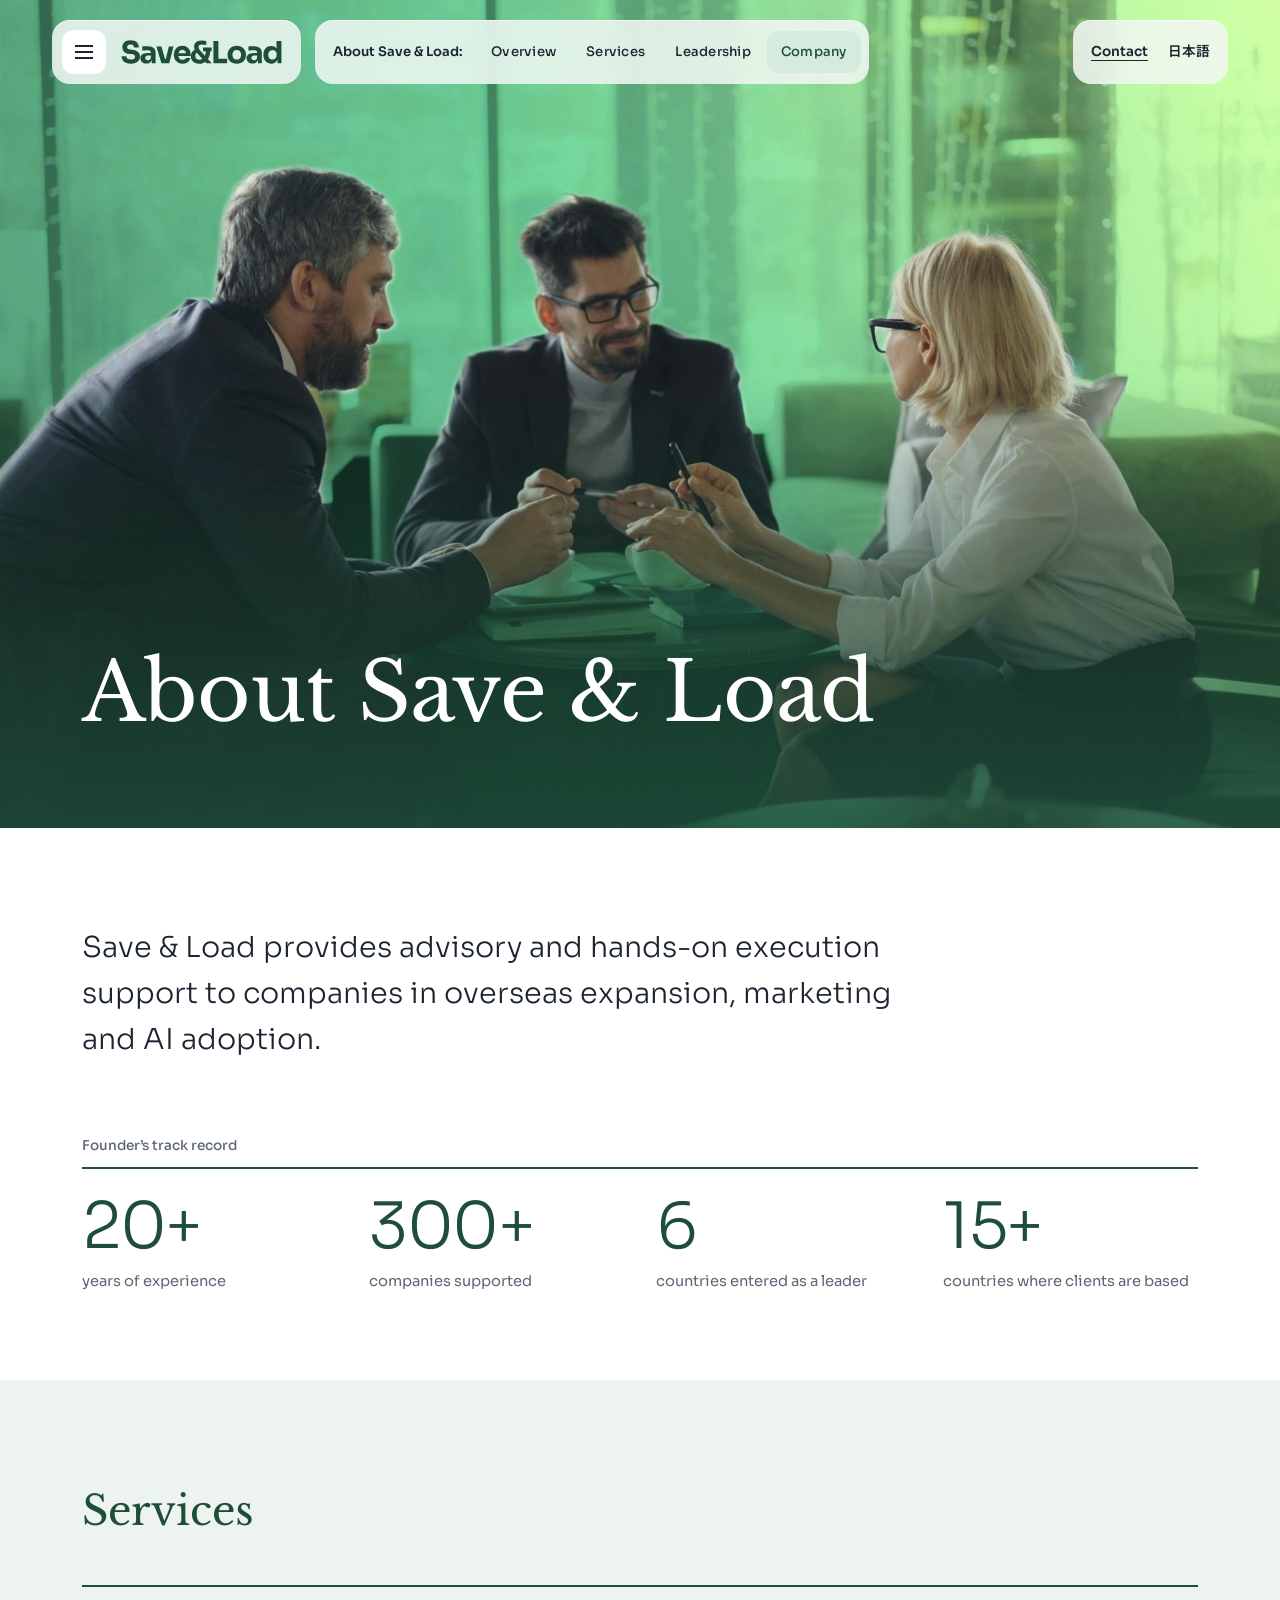
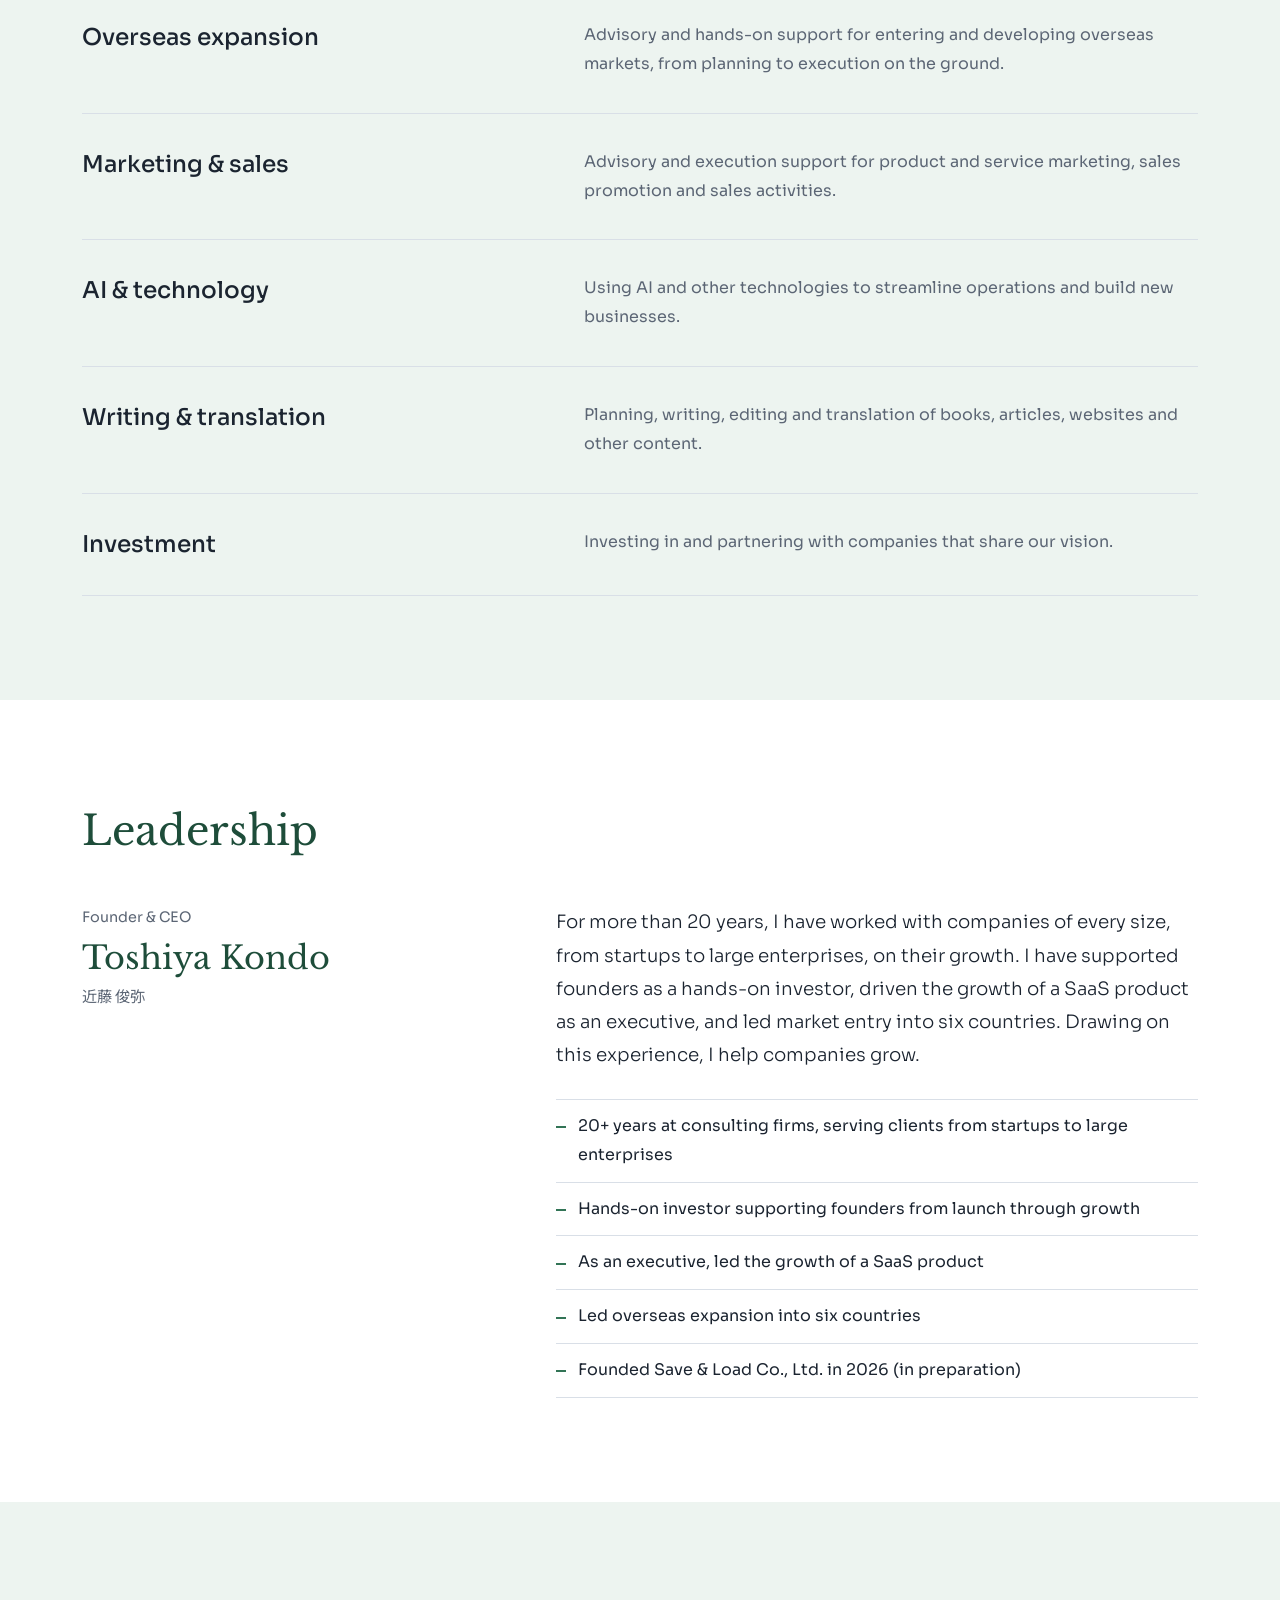
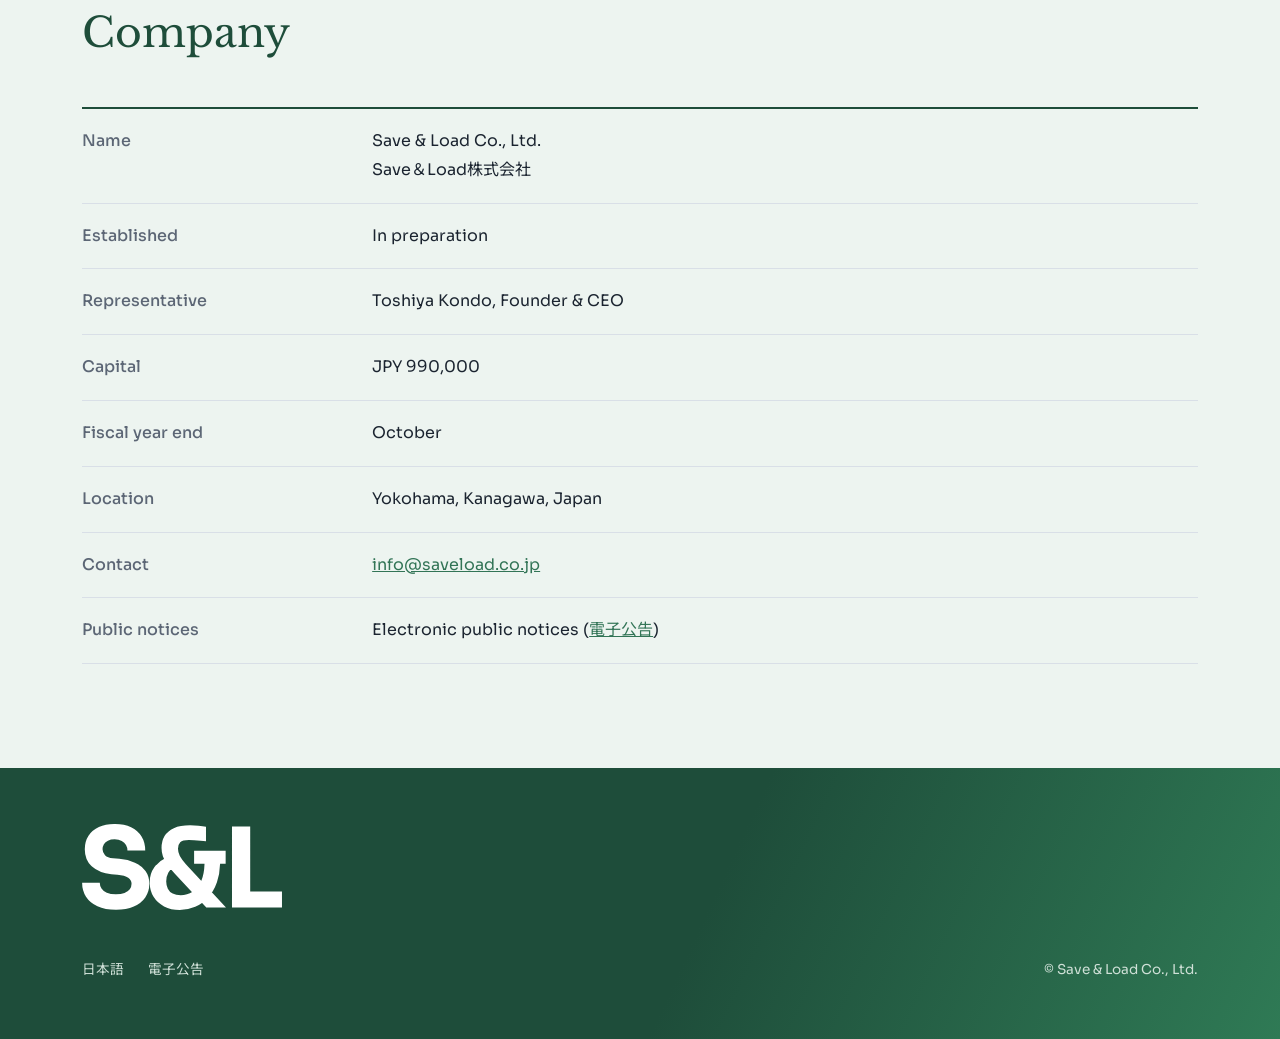
<file: index.html>
<!DOCTYPE html>
<html lang="en">
<head>
<meta charset="UTF-8">
<meta name="viewport" content="width=device-width,initial-scale=1">
<title>Save &amp; Load Co., Ltd.</title>
<meta name="description" content="Save & Load Co., Ltd. provides advisory and hands-on execution support for overseas expansion, marketing and sales, AI adoption, and writing and translation.">
<link rel="icon" href="/favicon.svg" type="image/svg+xml">
<link rel="apple-touch-icon" href="/apple-touch-icon.png">
<meta property="og:type" content="website">
<meta property="og:title" content="Save &amp; Load Co., Ltd.">
<meta property="og:description" content="Save & Load Co., Ltd. provides advisory and hands-on execution support for overseas expansion, marketing and sales, AI adoption, and writing and translation.">
<meta property="og:image" content="https://saveload.co.jp/og.png">
<meta name="twitter:card" content="summary_large_image">
<link rel="alternate" hreflang="en" href="https://saveload.co.jp/">
<link rel="alternate" hreflang="ja" href="https://saveload.co.jp/ja/">
<link rel="stylesheet" href="/style.css">
</head>
<body>
<header class="topbar">
  <div class="wrap">
    <div class="panel brand">
      <button class="menu-btn" type="button" aria-label="Menu" aria-expanded="false" aria-controls="drawer"><span></span></button>
      <a href="/"><img src="/logo.svg" alt="Save &amp; Load"></a>
    </div>
    <nav class="panel nav" aria-label="About Save &amp; Load">
      <span class="nav-label">About Save &amp; Load:</span>
      <ul><li><a href="#overview" class="active">Overview</a></li><li><a href="#services">Services</a></li><li><a href="#leadership">Leadership</a></li><li><a href="#company">Company</a></li></ul>
    </nav>
    <div class="panel tools"><a href="mailto:info@saveload.co.jp" class="cta">Contact</a><a href="/ja/" lang="ja">日本語</a></div>
  </div>
  <nav class="drawer" id="drawer" aria-label="Menu"><ul><li><a href="#overview">Overview</a></li><li><a href="#services">Services</a></li><li><a href="#leadership">Leadership</a></li><li><a href="#company">Company</a></li><li><a href="mailto:info@saveload.co.jp">Contact</a></li><li><a href="/ja/">日本語</a></li></ul></nav>
</header>
<main>
  <div class="hero" style="--photo:url(/hero.jpg)">
    <div class="wrap"><h1>About <span style="white-space:nowrap">Save &amp; Load</span></h1></div>
  </div>

  <div class="intro" id="overview">
    <div class="wrap">
      <p class="statement">Save &amp; Load provides advisory and hands-on execution support to companies in overseas expansion, marketing and AI adoption.</p>
      <div class="track">
        <p class="track-label">Founder&rsquo;s track record</p>
        <ul class="figures">
          <li><span class="num">20+</span><span class="label">years of experience</span></li>
          <li><span class="num">300+</span><span class="label">companies supported</span></li>
          <li><span class="num">6</span><span class="label">countries entered as a leader</span></li>
          <li><span class="num">15+</span><span class="label">countries where clients are based</span></li>
        </ul>
      </div>
    </div>
  </div>

  <section id="services" class="tint">
    <div class="wrap">
      <div class="sec-head"><h2>Services</h2></div>
      <ul class="services">
        <li><h3>Overseas expansion</h3><p>Advisory and hands-on support for entering and developing overseas markets, from planning to execution on the ground.</p></li>
        <li><h3>Marketing &amp; sales</h3><p>Advisory and execution support for product and service marketing, sales promotion and sales activities.</p></li>
        <li><h3>AI &amp; technology</h3><p>Using AI and other technologies to streamline operations and build new businesses.</p></li>
        <li><h3>Writing &amp; translation</h3><p>Planning, writing, editing and translation of books, articles, websites and other content.</p></li>
        <li><h3>Investment</h3><p>Investing in and partnering with companies that share our vision.</p></li>
      </ul>
    </div>
  </section>

  <section id="leadership">
    <div class="wrap">
      <div class="sec-head"><h2>Leadership</h2></div>
      <div class="profile">
        <div class="who">
          <p class="role">Founder &amp; CEO</p>
          <p class="name">Toshiya Kondo</p>
          <p class="alt" lang="ja">近藤 俊弥</p>
        </div>
        <div class="msg">
          <p>For more than 20 years, I have worked with companies of every size, from startups to large enterprises, on their growth. I have supported founders as a hands-on investor, driven the growth of a SaaS product as an executive, and led market entry into six countries. Drawing on this experience, I help companies grow.</p>
          <ul class="career highlights">
            <li>20+ years at consulting firms, serving clients from startups to large enterprises</li>
            <li>Hands-on investor supporting founders from launch through growth</li>
            <li>As an executive, led the growth of a SaaS product</li>
            <li>Led overseas expansion into six countries</li>
            <li>Founded Save &amp; Load Co., Ltd. in 2026 (in preparation)</li>
          </ul>
        </div>
      </div>
    </div>
  </section>

  <section id="company" class="tint">
    <div class="wrap">
      <div class="sec-head"><h2>Company</h2></div>
      <table class="info">
        <tr><th>Name</th><td>Save &amp; Load Co., Ltd.<br><span lang="ja">Save＆Load株式会社</span></td></tr>
        <tr><th>Established</th><td>In preparation</td></tr>
        <tr><th>Representative</th><td>Toshiya Kondo, Founder &amp; CEO</td></tr>
        <tr><th>Capital</th><td>JPY 990,000</td></tr>
        <tr><th>Fiscal year end</th><td>October</td></tr>
        <tr><th>Location</th><td>Yokohama, Kanagawa, Japan</td></tr>
        <tr><th>Contact</th><td><a href="mailto:info@saveload.co.jp">info@saveload.co.jp</a></td></tr>
        <tr><th>Public notices</th><td>Electronic public notices (<a href="/koukoku/" lang="ja">電子公告</a>)</td></tr>
      </table>
    </div>
  </section>
</main>

<footer>
  <div class="wrap foot-mark"><img class="mark" src="/mark-white.svg" alt="Save &amp; Load"></div>
  <div class="wrap">
    <nav aria-label="Footer"><a href="/ja/" lang="ja">日本語</a><a href="/koukoku/" lang="ja">電子公告</a></nav>
    <span>&copy; Save &amp; Load Co., Ltd.</span>
  </div>
</footer>
<script>
(function(){
  var btn=document.querySelector('.menu-btn'),dr=document.getElementById('drawer');
  btn.addEventListener('click',function(){var o=dr.classList.toggle('open');btn.setAttribute('aria-expanded',o)});
  dr.addEventListener('click',function(e){if(e.target.tagName==='A'){dr.classList.remove('open');btn.setAttribute('aria-expanded','false')}});
  var links=[].slice.call(document.querySelectorAll('.nav a[href^="#"]'));
  if(!('IntersectionObserver' in window)||!links.length)return;
  var map={};links.forEach(function(a){map[a.getAttribute('href').slice(1)]=a});
  var io=new IntersectionObserver(function(es){es.forEach(function(e){if(e.isIntersecting){links.forEach(function(l){l.classList.remove('active')});var a=map[e.target.id];if(a)a.classList.add('active')}})},{rootMargin:'-45% 0px -50% 0px'});
  Object.keys(map).forEach(function(id){var s=document.getElementById(id);if(s)io.observe(s)});
})();
</script>
</body>
</html>
</file>
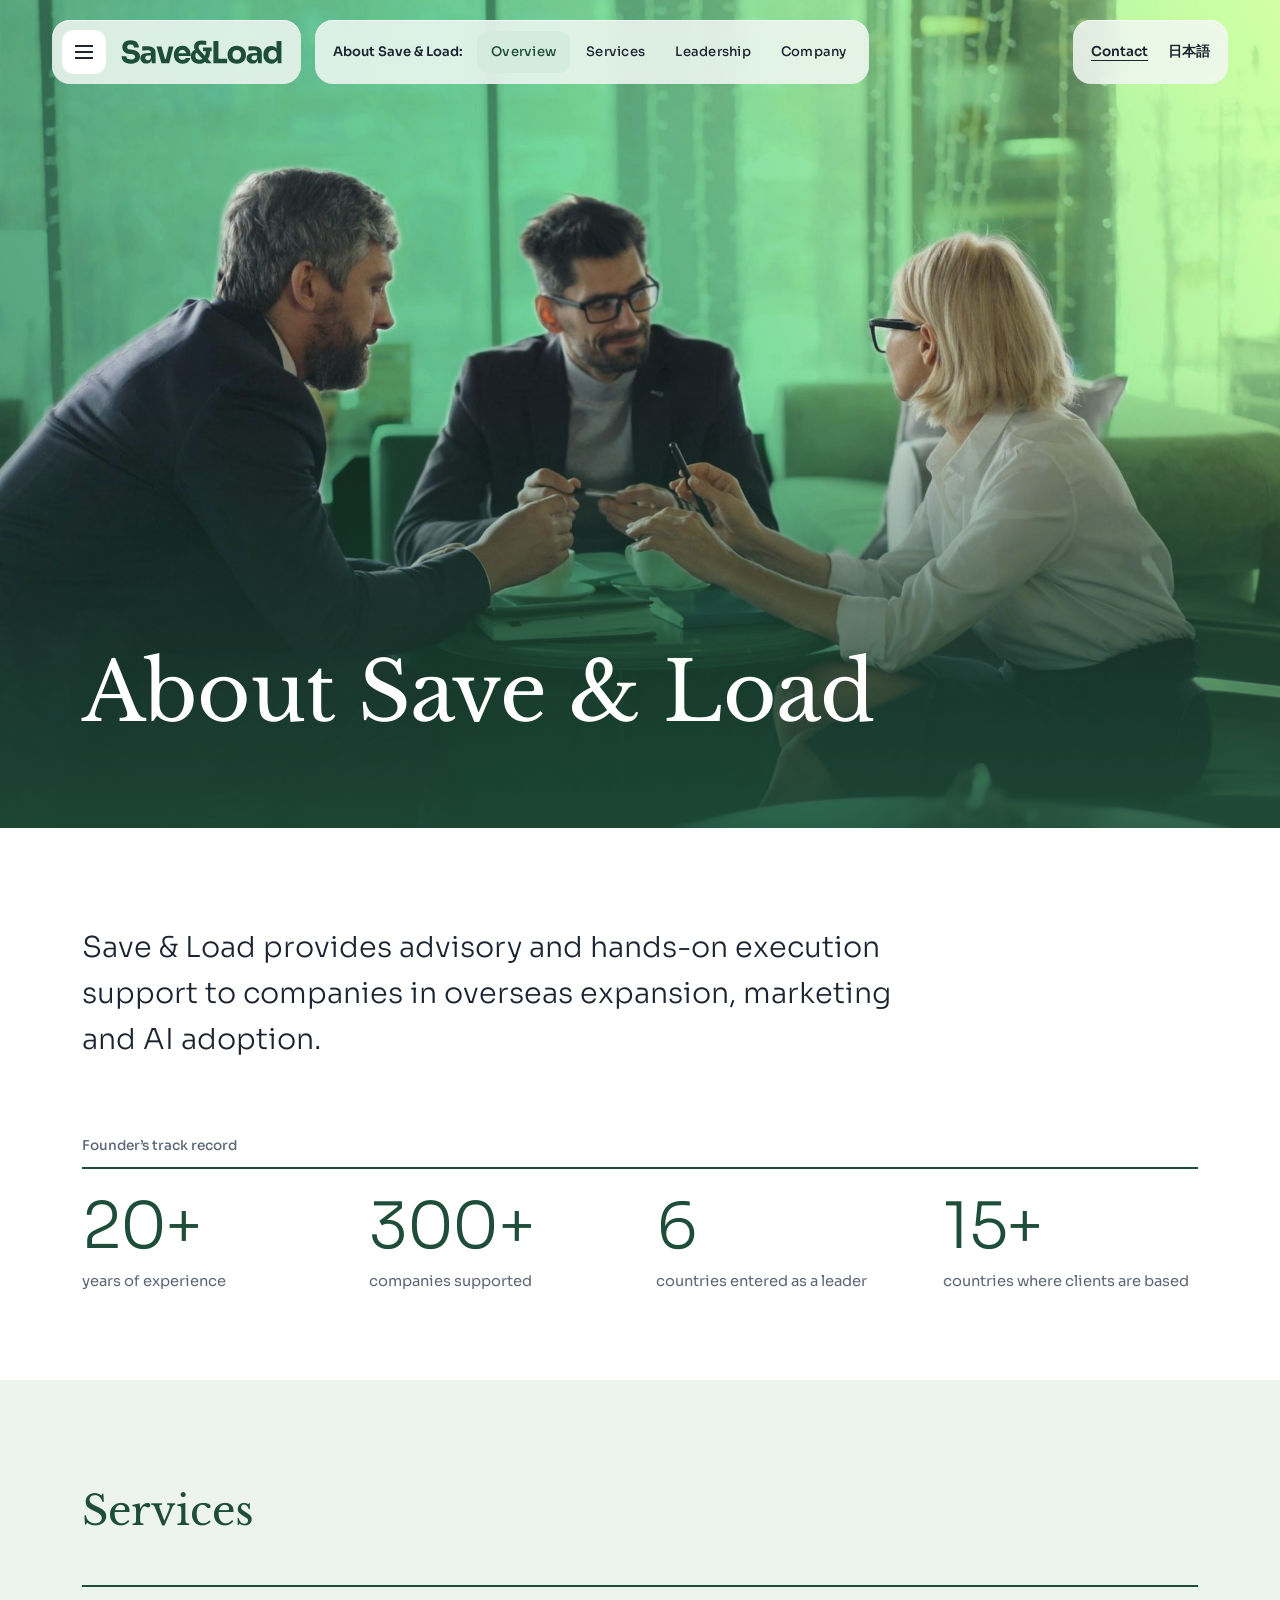
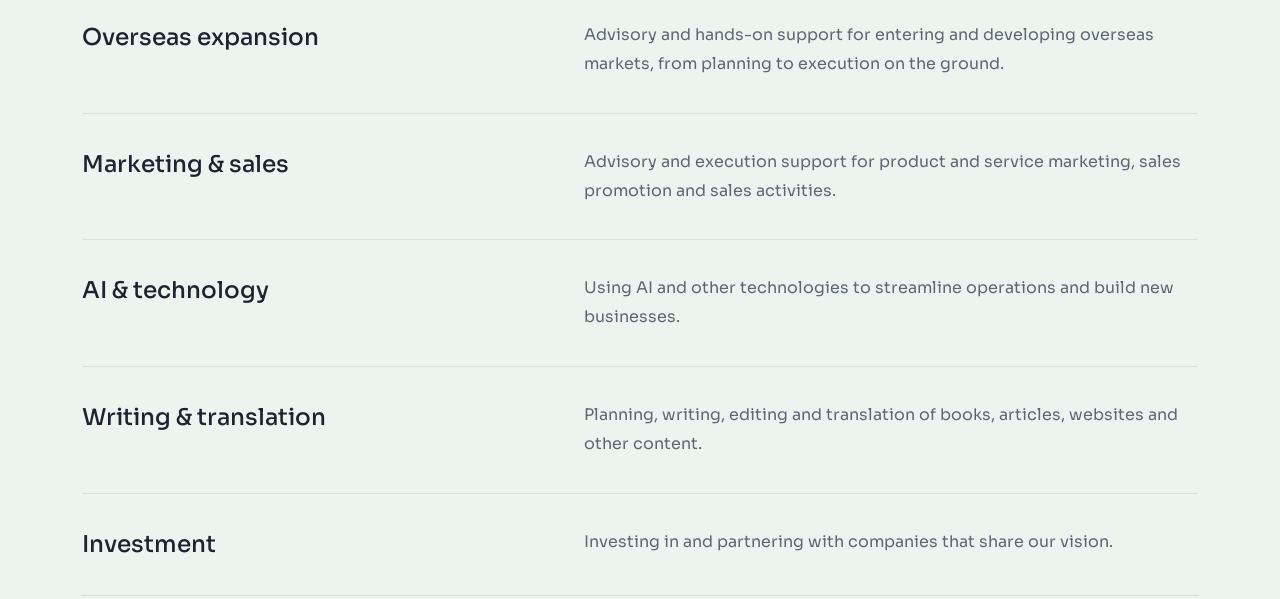
<file: en/index.html>
<!DOCTYPE html><html lang="en"><head><meta charset="UTF-8"><meta http-equiv="refresh" content="0; url=/"><link rel="canonical" href="https://saveload.co.jp/"><title>Save &amp; Load</title></head><body><a href="/">Save &amp; Load</a></body></html>
</file>
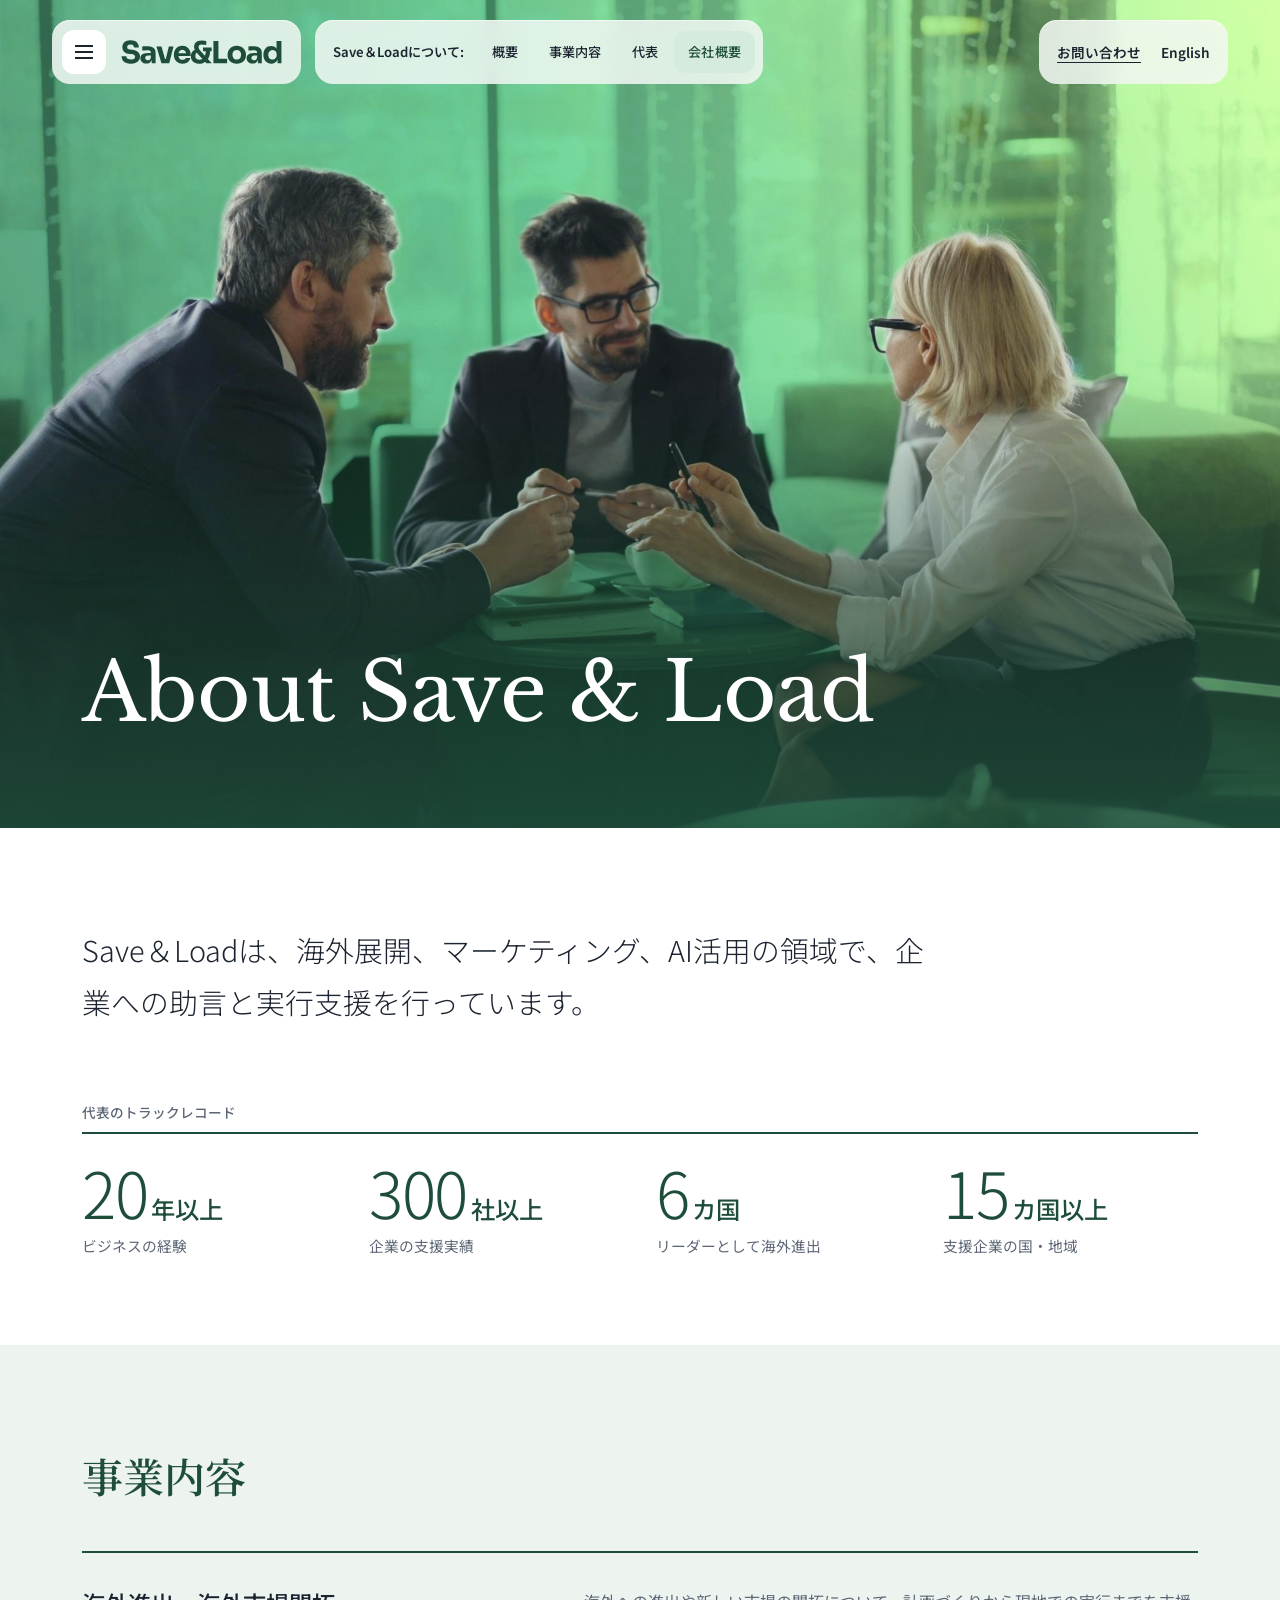
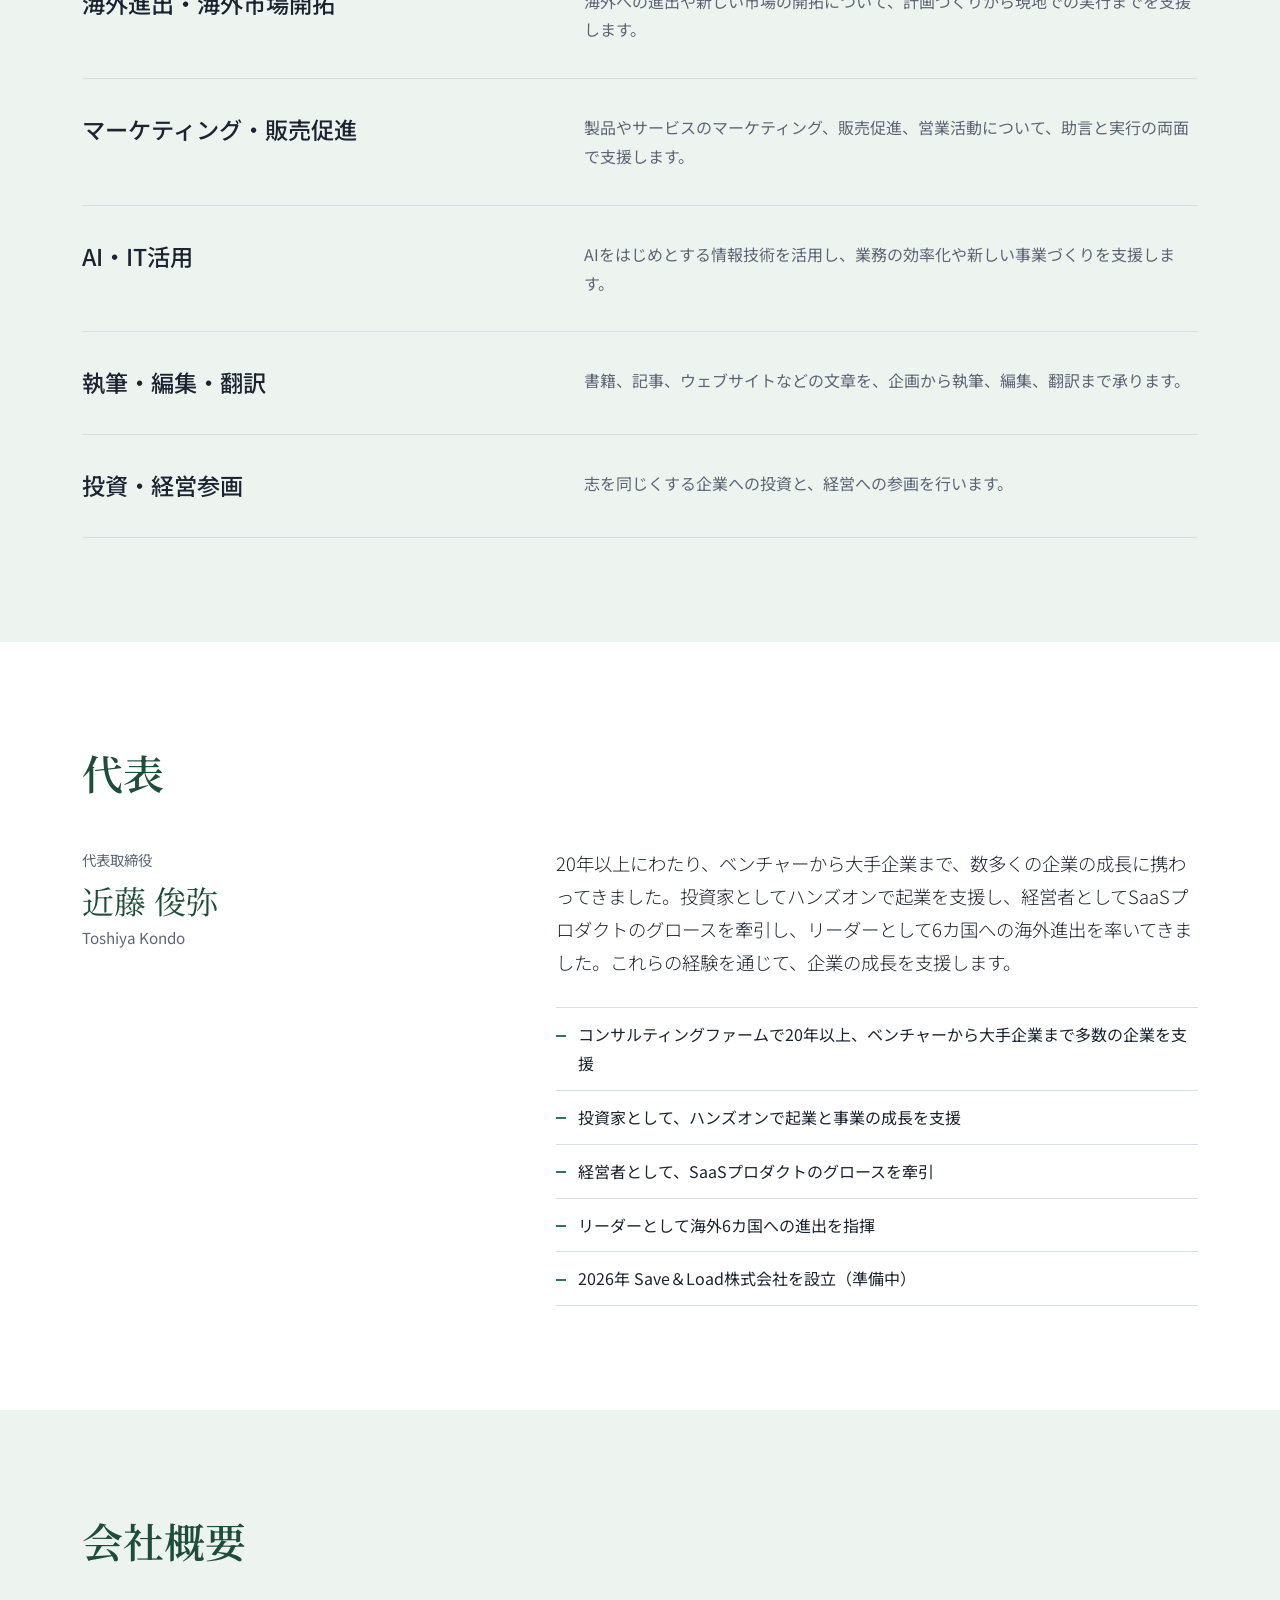
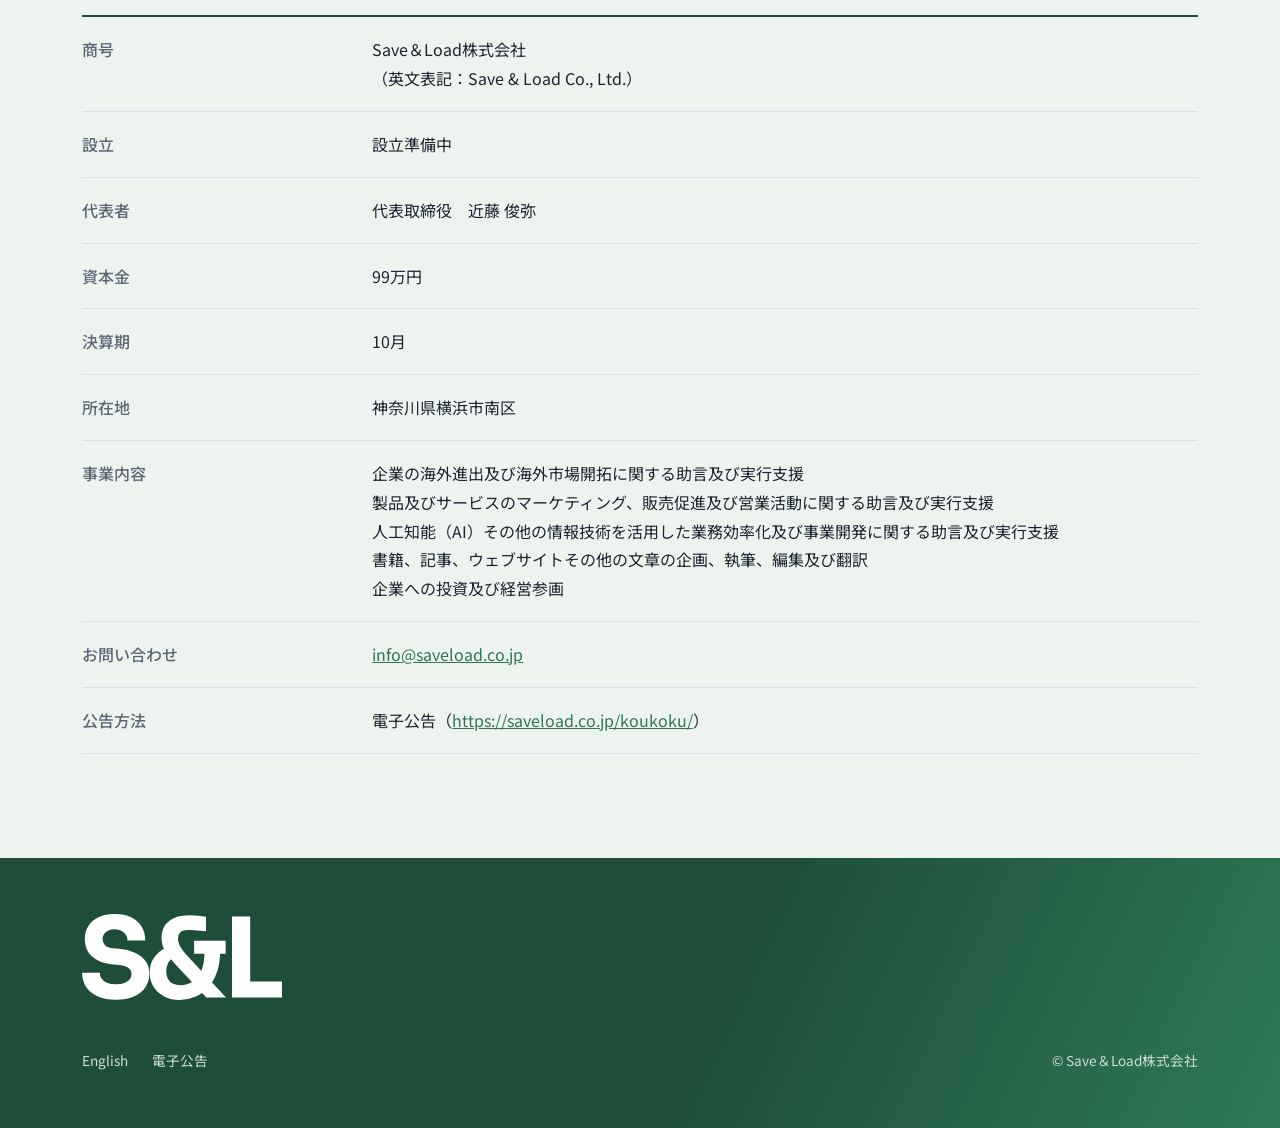
<file: ja/index.html>
<!DOCTYPE html>
<html lang="ja">
<head>
<meta charset="UTF-8">
<meta name="viewport" content="width=device-width,initial-scale=1">
<title>Save＆Load株式会社</title>
<meta name="description" content="Save＆Load株式会社は、海外進出、マーケティング・販売、AI活用による業務効率化と事業開発、執筆・編集・翻訳を、助言から実行まで支援します。">
<link rel="icon" href="/favicon.svg" type="image/svg+xml">
<link rel="apple-touch-icon" href="/apple-touch-icon.png">
<meta property="og:type" content="website">
<meta property="og:title" content="Save＆Load株式会社">
<meta property="og:description" content="Save＆Load株式会社は、海外進出、マーケティング・販売、AI活用による業務効率化と事業開発、執筆・編集・翻訳を、助言から実行まで支援します。">
<meta property="og:image" content="https://saveload.co.jp/og.png">
<meta name="twitter:card" content="summary_large_image">
<link rel="alternate" hreflang="en" href="https://saveload.co.jp/">
<link rel="alternate" hreflang="ja" href="https://saveload.co.jp/ja/">
<link rel="stylesheet" href="/style.css">
</head>
<body>
<header class="topbar">
  <div class="wrap">
    <div class="panel brand">
      <button class="menu-btn" type="button" aria-label="メニュー" aria-expanded="false" aria-controls="drawer"><span></span></button>
      <a href="/ja/"><img src="/logo.svg" alt="Save &amp; Load"></a>
    </div>
    <nav class="panel nav" aria-label="Save＆Loadについて">
      <span class="nav-label">Save＆Loadについて:</span>
      <ul><li><a href="#overview" class="active">概要</a></li><li><a href="#services">事業内容</a></li><li><a href="#leadership">代表</a></li><li><a href="#company">会社概要</a></li></ul>
    </nav>
    <div class="panel tools"><a href="mailto:info@saveload.co.jp" class="cta">お問い合わせ</a><a href="/" lang="en">English</a></div>
  </div>
  <nav class="drawer" id="drawer" aria-label="メニュー"><ul><li><a href="#overview">概要</a></li><li><a href="#services">事業内容</a></li><li><a href="#leadership">代表</a></li><li><a href="#company">会社概要</a></li><li><a href="mailto:info@saveload.co.jp">お問い合わせ</a></li><li><a href="/">English</a></li></ul></nav>
</header>
<main>
  <div class="hero" style="--photo:url(/hero.jpg)">
    <div class="wrap"><h1 lang="en">About <span style="white-space:nowrap">Save &amp; Load</span></h1></div>
  </div>

  <div class="intro" id="overview">
    <div class="wrap">
      <p class="statement">Save＆Loadは、海外展開、マーケティング、AI活用の領域で、企業への助言と実行支援を行っています。</p>
      <div class="track">
        <p class="track-label">代表のトラックレコード</p>
        <ul class="figures">
          <li><span class="num">20<small>年以上</small></span><span class="label">ビジネスの経験</span></li>
          <li><span class="num">300<small>社以上</small></span><span class="label">企業の支援実績</span></li>
          <li><span class="num">6<small>カ国</small></span><span class="label">リーダーとして海外進出</span></li>
          <li><span class="num">15<small>カ国以上</small></span><span class="label">支援企業の国・地域</span></li>
        </ul>
      </div>
    </div>
  </div>

  <section id="services" class="tint">
    <div class="wrap">
      <div class="sec-head"><h2>事業内容</h2></div>
      <ul class="services">
        <li><h3>海外進出・海外市場開拓</h3><p>海外への進出や新しい市場の開拓について、計画づくりから現地での実行までを支援します。</p></li>
        <li><h3>マーケティング・販売促進</h3><p>製品やサービスのマーケティング、販売促進、営業活動について、助言と実行の両面で支援します。</p></li>
        <li><h3>AI・IT活用</h3><p>AIをはじめとする情報技術を活用し、業務の効率化や新しい事業づくりを支援します。</p></li>
        <li><h3>執筆・編集・翻訳</h3><p>書籍、記事、ウェブサイトなどの文章を、企画から執筆、編集、翻訳まで承ります。</p></li>
        <li><h3>投資・経営参画</h3><p>志を同じくする企業への投資と、経営への参画を行います。</p></li>
      </ul>
    </div>
  </section>

  <section id="leadership">
    <div class="wrap">
      <div class="sec-head"><h2>代表</h2></div>
      <div class="profile">
        <div class="who">
          <p class="role">代表取締役</p>
          <p class="name">近藤 俊弥</p>
          <p class="alt" lang="en">Toshiya Kondo</p>
        </div>
        <div class="msg">
          <p>20年以上にわたり、ベンチャーから大手企業まで、数多くの企業の成長に携わってきました。投資家としてハンズオンで起業を支援し、経営者としてSaaSプロダクトのグロースを牽引し、リーダーとして6カ国への海外進出を率いてきました。これらの経験を通じて、企業の成長を支援します。</p>
          <ul class="career highlights">
            <li>コンサルティングファームで20年以上、ベンチャーから大手企業まで多数の企業を支援</li>
            <li>投資家として、ハンズオンで起業と事業の成長を支援</li>
            <li>経営者として、SaaSプロダクトのグロースを牽引</li>
            <li>リーダーとして海外6カ国への進出を指揮</li>
            <li>2026年 Save＆Load株式会社を設立（準備中）</li>
          </ul>
        </div>
      </div>
    </div>
  </section>

  <section id="company" class="tint">
    <div class="wrap">
      <div class="sec-head"><h2>会社概要</h2></div>
      <table class="info">
        <tr><th>商号</th><td>Save＆Load株式会社<br>（英文表記：Save &amp; Load Co., Ltd.）</td></tr>
        <tr><th>設立</th><td>設立準備中</td></tr>
        <tr><th>代表者</th><td>代表取締役　近藤 俊弥</td></tr>
        <tr><th>資本金</th><td>99万円</td></tr>
        <tr><th>決算期</th><td>10月</td></tr>
        <tr><th>所在地</th><td>神奈川県横浜市南区</td></tr>
        <tr><th>事業内容</th><td>
          企業の海外進出及び海外市場開拓に関する助言及び実行支援<br>
          製品及びサービスのマーケティング、販売促進及び営業活動に関する助言及び実行支援<br>
          人工知能（AI）その他の情報技術を活用した業務効率化及び事業開発に関する助言及び実行支援<br>
          書籍、記事、ウェブサイトその他の文章の企画、執筆、編集及び翻訳<br>
          企業への投資及び経営参画
        </td></tr>
        <tr><th>お問い合わせ</th><td><a href="mailto:info@saveload.co.jp">info@saveload.co.jp</a></td></tr>
        <tr><th>公告方法</th><td>電子公告（<a href="/koukoku/">https://saveload.co.jp/koukoku/</a>）</td></tr>
      </table>
    </div>
  </section>
</main>

<footer>
  <div class="wrap foot-mark"><img class="mark" src="/mark-white.svg" alt="Save &amp; Load"></div>
  <div class="wrap">
    <nav aria-label="フッター"><a href="/" lang="en">English</a><a href="/koukoku/">電子公告</a></nav>
    <span>&copy; Save＆Load株式会社</span>
  </div>
</footer>
<script>
(function(){
  var btn=document.querySelector('.menu-btn'),dr=document.getElementById('drawer');
  btn.addEventListener('click',function(){var o=dr.classList.toggle('open');btn.setAttribute('aria-expanded',o)});
  dr.addEventListener('click',function(e){if(e.target.tagName==='A'){dr.classList.remove('open');btn.setAttribute('aria-expanded','false')}});
  var links=[].slice.call(document.querySelectorAll('.nav a[href^="#"]'));
  if(!('IntersectionObserver' in window)||!links.length)return;
  var map={};links.forEach(function(a){map[a.getAttribute('href').slice(1)]=a});
  var io=new IntersectionObserver(function(es){es.forEach(function(e){if(e.isIntersecting){links.forEach(function(l){l.classList.remove('active')});var a=map[e.target.id];if(a)a.classList.add('active')}})},{rootMargin:'-45% 0px -50% 0px'});
  Object.keys(map).forEach(function(id){var s=document.getElementById(id);if(s)io.observe(s)});
})();
</script>
</body>
</html>
</file>
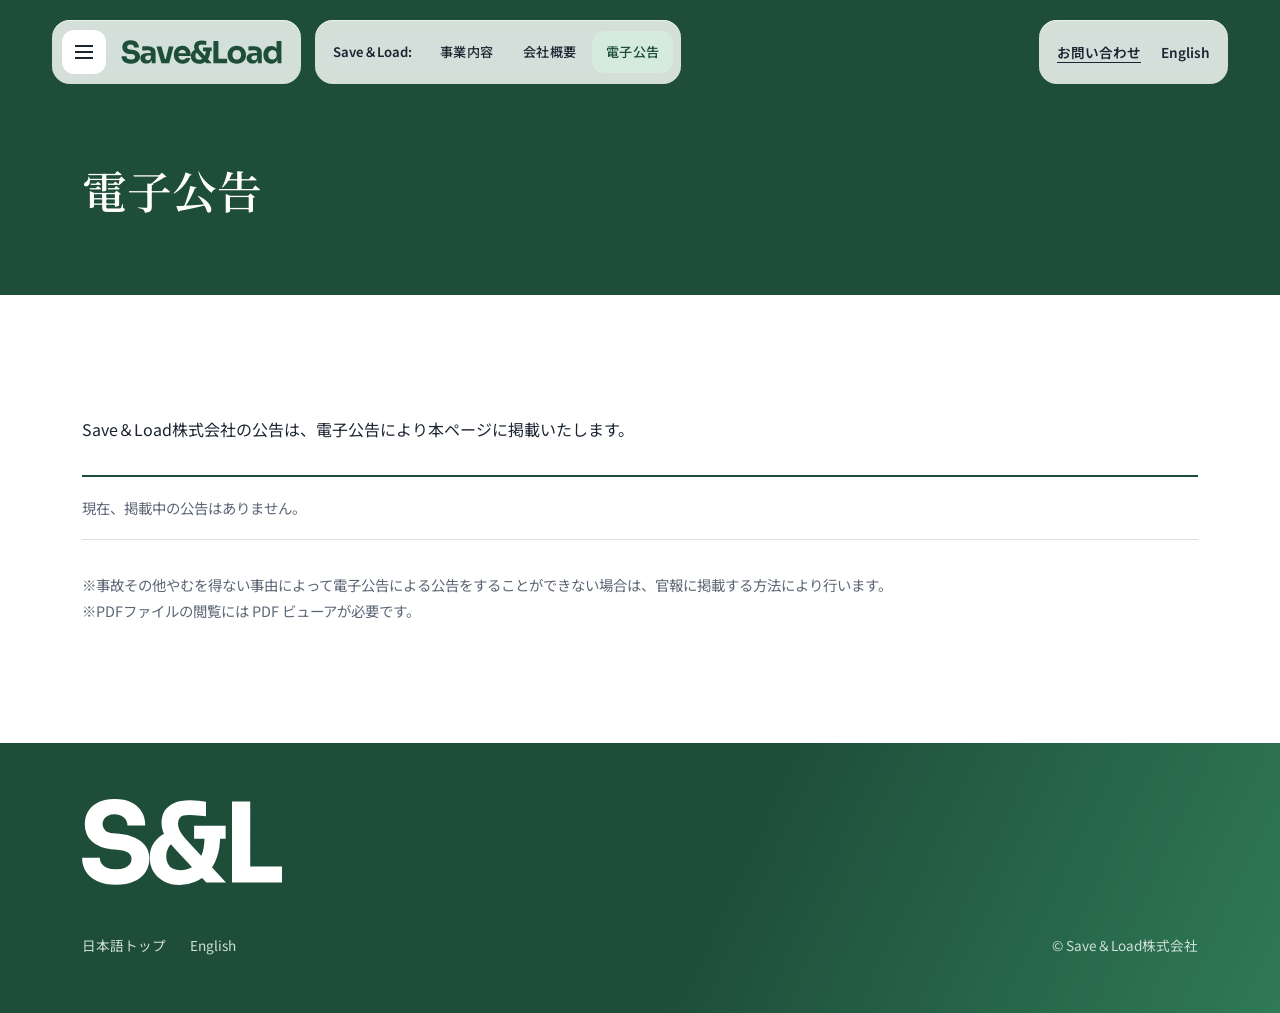
<file: koukoku/index.html>
<!DOCTYPE html>
<html lang="ja">
<head>
<meta charset="UTF-8">
<meta name="viewport" content="width=device-width,initial-scale=1">
<title>電子公告｜Save＆Load株式会社</title>
<meta name="description" content="Save＆Load株式会社の電子公告ページです。">
<link rel="icon" href="/favicon.svg" type="image/svg+xml">
<link rel="apple-touch-icon" href="/apple-touch-icon.png">
<meta property="og:type" content="website">
<meta property="og:title" content="電子公告｜Save＆Load株式会社">
<meta property="og:description" content="Save＆Load株式会社の電子公告ページです。">
<meta property="og:image" content="https://saveload.co.jp/og.png">
<meta name="twitter:card" content="summary_large_image">
<link rel="alternate" hreflang="en" href="https://saveload.co.jp/">
<link rel="alternate" hreflang="ja" href="https://saveload.co.jp/ja/">
<link rel="stylesheet" href="/style.css">
</head>
<body>
<header class="topbar">
  <div class="wrap">
    <div class="panel brand">
      <button class="menu-btn" type="button" aria-label="メニュー" aria-expanded="false" aria-controls="drawer"><span></span></button>
      <a href="/ja/"><img src="/logo.svg" alt="Save &amp; Load"></a>
    </div>
    <nav class="panel nav" aria-label="Save＆Load">
      <span class="nav-label">Save＆Load:</span>
      <ul><li><a href="/ja/#services">事業内容</a></li><li><a href="/ja/#company">会社概要</a></li><li><a href="/koukoku/" class="active" aria-current="page">電子公告</a></li></ul>
    </nav>
    <div class="panel tools"><a href="mailto:info@saveload.co.jp" class="cta">お問い合わせ</a><a href="/" lang="en">English</a></div>
  </div>
  <nav class="drawer" id="drawer" aria-label="メニュー"><ul><li><a href="/ja/#services">事業内容</a></li><li><a href="/ja/#company">会社概要</a></li><li><a href="/koukoku/">電子公告</a></li><li><a href="mailto:info@saveload.co.jp">お問い合わせ</a></li><li><a href="/">English</a></li></ul></nav>
</header>
<main>
  <div class="page-title"><div class="wrap"><h1>電子公告</h1></div></div>
  <section>
    <div class="wrap">
      <p>Save＆Load株式会社の公告は、電子公告により本ページに掲載いたします。</p>

      <ul class="notice-list">
        <!-- 公告を追加するときは、下の <li> のコメントを外して先頭に追加し、
             「現在、掲載中の公告はありません。」の行は削除してください。
             PDFはこの koukoku フォルダに置きます。決算公告は掲載から5年間消さないこと。
        <li>
          <time datetime="2028-01-31">2028年1月31日</time>
          <a href="/koukoku/kessan-01.pdf">第1期 決算公告（PDF）</a>
        </li>
        -->
        <li><span class="note">現在、掲載中の公告はありません。</span></li>
      </ul>

      <p class="note" style="margin-top:32px">
        ※事故その他やむを得ない事由によって電子公告による公告をすることができない場合は、官報に掲載する方法により行います。<br>
        ※PDFファイルの閲覧には PDF ビューアが必要です。
      </p>
    </div>
  </section>
</main>

<footer>
  <div class="wrap foot-mark"><img class="mark" src="/mark-white.svg" alt="Save &amp; Load"></div>
  <div class="wrap">
    <nav aria-label="フッター"><a href="/ja/">日本語トップ</a><a href="/" lang="en">English</a></nav>
    <span>&copy; Save＆Load株式会社</span>
  </div>
</footer>
<script>
(function(){
  var btn=document.querySelector('.menu-btn'),dr=document.getElementById('drawer');
  btn.addEventListener('click',function(){var o=dr.classList.toggle('open');btn.setAttribute('aria-expanded',o)});
  dr.addEventListener('click',function(e){if(e.target.tagName==='A'){dr.classList.remove('open');btn.setAttribute('aria-expanded','false')}});
  var links=[].slice.call(document.querySelectorAll('.nav a[href^="#"]'));
  if(!('IntersectionObserver' in window)||!links.length)return;
  var map={};links.forEach(function(a){map[a.getAttribute('href').slice(1)]=a});
  var io=new IntersectionObserver(function(es){es.forEach(function(e){if(e.isIntersecting){links.forEach(function(l){l.classList.remove('active')});var a=map[e.target.id];if(a)a.classList.add('active')}})},{rootMargin:'-45% 0px -50% 0px'});
  Object.keys(map).forEach(function(id){var s=document.getElementById(id);if(s)io.observe(s)});
})();
</script>
</body>
</html>
</file>
<file: style.css>
@import url("https://fonts.googleapis.com/css2?family=Sora:wght@300;400;500;600&family=Libre+Baskerville&family=Noto+Sans+JP:wght@300;400;500;700&family=Noto+Serif+JP:wght@500;600&display=swap");

/* 蒼 (ao) palette — the traditional green-leaning blue */
:root{
  --ao:#327456;
  --ao-deep:#1E4D3A;
  --ao-pale:#EDF4F0;
  --ink:#1B2430;
  --muted:#5C6675;
  --line:#D9DFE7;
  --glass:rgba(244,247,245,.86);
  --serif:"Libre Baskerville","Noto Serif JP",serif;
  --sans:"Sora","Noto Sans JP","Hiragino Sans",sans-serif;
}
:lang(ja){--sans:"Noto Sans JP","Sora","Hiragino Sans",sans-serif;--serif:"Noto Serif JP","Libre Baskerville",serif}
*{box-sizing:border-box}
html{scroll-behavior:smooth}
@media (prefers-reduced-motion:reduce){html{scroll-behavior:auto}}
body{margin:0;background:#fff;color:var(--ink);font-family:var(--sans);font-size:16px;line-height:1.8;-webkit-font-smoothing:antialiased}
a{color:inherit}
a:focus-visible,button:focus-visible{outline:2px solid var(--ao);outline-offset:3px}
.wrap{max-width:1180px;margin:0 auto;padding:0 32px}
section[id]{scroll-margin-top:110px}

/* ---------- floating header: three glass panels ---------- */
.topbar{position:fixed;top:20px;left:0;right:0;z-index:20;pointer-events:none}
.topbar .wrap{display:flex;align-items:center;gap:14px;max-width:1240px}
.panel{pointer-events:auto;display:flex;align-items:center;gap:6px;height:64px;padding:0 10px;background:var(--glass);border-radius:18px;
  -webkit-backdrop-filter:blur(14px) saturate(1.3);backdrop-filter:blur(14px) saturate(1.3);box-shadow:0 1px 0 rgba(255,255,255,.6) inset}
.panel.brand{padding:0 18px 0 10px}
.menu-btn{width:44px;height:44px;border:0;border-radius:12px;background:#fff;display:grid;place-items:center;cursor:pointer}
.menu-btn span,.menu-btn span::before,.menu-btn span::after{display:block;width:18px;height:2px;background:var(--ink);position:relative;content:""}
.menu-btn span::before{position:absolute;top:-6px}.menu-btn span::after{position:absolute;top:6px}
.brand a{display:block;line-height:0;margin-left:8px}
.brand img{height:26px;width:auto}
.panel.nav{flex:0 1 auto;padding:0 8px}
.nav-label{font-weight:600;font-size:.82rem;padding:0 8px 0 10px;white-space:nowrap}
.nav ul{display:flex;gap:2px;margin:0;padding:0;list-style:none}
.nav a{display:block;padding:9px 14px;border-radius:12px;text-decoration:none;font-size:.82rem;font-weight:500;letter-spacing:.02em;white-space:nowrap}
.nav a:hover{background:rgba(50,116,86,.10)}
.nav a.active{background:#D4EBDD;color:var(--ao-deep)}
.panel.tools{margin-left:auto;padding:0 18px;gap:20px}
.tools a{text-decoration:none;font-size:.85rem;font-weight:600}
.tools a.cta{text-decoration:underline;text-underline-offset:4px}
/* drawer for small screens / menu button */
.drawer{pointer-events:auto;display:none;margin:10px auto 0;max-width:1240px;padding:0 32px}
.drawer.open{display:block}
.drawer ul{list-style:none;margin:0;padding:10px;background:var(--glass);border-radius:18px;-webkit-backdrop-filter:blur(14px);backdrop-filter:blur(14px)}
.drawer a{display:block;padding:12px 14px;border-radius:12px;text-decoration:none;font-weight:500}
.drawer a:hover{background:rgba(50,116,86,.10)}

/* ---------- hero ---------- */
.hero{position:relative;min-height:min(92vh,860px);display:flex;align-items:flex-end;color:#fff;
  background:
    linear-gradient(180deg,rgba(30,77,58,0) 0%,rgba(30,77,58,0) 45%,rgba(30,77,58,.85) 100%),
    var(--photo, radial-gradient(120% 90% at 85% 10%,#4A9172 0%,#327456 45%,#1E4D3A 100%));
  background-size:cover;background-position:center 30%}
.hero .wrap{width:100%;padding-top:140px;padding-bottom:88px}
.hero h1{margin:0;font-family:"Libre Baskerville",serif;font-weight:400;font-size:clamp(2.6rem,6.4vw,5.2rem);line-height:1.15;letter-spacing:-.01em}

/* ---------- content ---------- */
.intro{padding:96px 0 88px}
.statement{margin:0;max-width:30em;font-weight:300;font-size:clamp(1.3rem,2.3vw,1.8rem);line-height:1.6}
:lang(ja) .statement{line-height:1.8}
.track{margin-top:72px}
.track-label{margin:0 0 8px;font-size:.85rem;font-weight:500;color:var(--muted)}
.figures{display:grid;grid-template-columns:repeat(4,1fr);gap:0 32px;margin:0;padding:0;list-style:none;border-top:2px solid var(--ao-deep)}
.figures li{padding-top:24px}
.figures .num{display:block;font-weight:300;font-size:clamp(2.6rem,5vw,4rem);line-height:1.05;color:var(--ao-deep);letter-spacing:-.02em}
.figures .num small{font-size:.38em;font-weight:500;margin-left:.15em;letter-spacing:0}
.figures .label{display:block;margin-top:10px;color:var(--muted);font-size:.92rem;line-height:1.5}
section{padding:104px 0}
section.tint{background:var(--ao-pale)}
.sec-head{margin-bottom:48px}
h2{margin:0;font-family:var(--serif);font-weight:400;font-size:clamp(1.8rem,3.2vw,2.6rem);line-height:1.3;color:var(--ao-deep)}
:lang(ja) h2{font-weight:600}

.services{list-style:none;margin:0;padding:0;border-top:2px solid var(--ao-deep)}
.services li{display:grid;grid-template-columns:1fr 1.4fr;gap:12px 64px;padding:34px 0;border-bottom:1px solid var(--line)}
.services h3{margin:0;font-weight:500;font-size:clamp(1.15rem,1.9vw,1.45rem);line-height:1.45}
.services p{margin:0;color:var(--muted)}

.profile{display:grid;grid-template-columns:1fr 1.6fr;gap:32px 72px;align-items:start}
.who .role{margin:0;color:var(--muted);font-size:.9rem}
.who .name{margin:6px 0 2px;font-family:var(--serif);font-size:2rem;line-height:1.35;color:var(--ao-deep)}
.who .alt{margin:0;color:var(--muted);font-size:.95rem}
.msg p{margin:0 0 1.2em;font-weight:300;font-size:1.15rem;line-height:1.8}
.career{list-style:none;margin:28px 0 0;padding:0;border-top:1px solid var(--line)}
.career li{display:grid;grid-template-columns:5em 1fr;gap:16px;padding:12px 0;border-bottom:1px solid var(--line);color:var(--muted)}
.career time{color:var(--ao-deep);font-weight:500}
.career.highlights li{display:block;position:relative;padding-left:22px;color:var(--ink)}
.career.highlights li::before{content:"";position:absolute;left:0;top:calc(12px + .9em);width:10px;height:2px;background:var(--ao)}

.info{width:100%;border-collapse:collapse;border-top:2px solid var(--ao-deep)}
.info th,.info td{text-align:left;vertical-align:top;padding:18px 0;border-bottom:1px solid var(--line)}
.info th{width:26%;font-weight:500;color:var(--muted);padding-right:24px}
.info td a{color:var(--ao)}

/* notice page */
.page-title{background:var(--ao-deep);color:#fff}
.page-title .wrap{padding-top:150px;padding-bottom:64px}
.page-title h1{margin:0;font-family:var(--serif);font-weight:600;font-size:clamp(2rem,4vw,2.8rem)}
.notice-list{list-style:none;padding:0;margin:32px 0 0;border-top:2px solid var(--ao-deep)}
.notice-list li{display:flex;gap:24px;flex-wrap:wrap;padding:18px 0;border-bottom:1px solid var(--line)}
.notice-list time{color:var(--muted);min-width:120px}
.notice-list a{color:var(--ao)}
.note{font-size:.9rem;color:var(--muted)}

footer{background:linear-gradient(115deg,var(--ao-deep) 0%,var(--ao-deep) 55%,#2F7A55 100%);color:#CFE0D7;padding:56px 0;font-size:.85rem}
footer .wrap{display:flex;justify-content:space-between;align-items:center;gap:16px;flex-wrap:wrap}
footer img{height:24px;width:auto;display:block}
footer .foot-mark{display:block;margin-bottom:48px}
footer img.mark{height:auto;width:clamp(120px,16vw,200px)}
footer nav{display:flex;gap:24px}
footer a{color:#CFE0D7;text-decoration:none}
footer a:hover{color:#fff;text-decoration:underline}

@media (max-width:980px){
  .panel.nav{display:none}
}
@media (max-width:820px){
  .wrap{padding:0 18px}
  .topbar{top:12px}
  .topbar .wrap{gap:10px}
  .panel{height:56px}
  .brand img{height:22px}
  .panel.tools{padding:0 14px;gap:14px}
  .drawer{padding:0 18px}
  .hero{min-height:78vh}
  .hero .wrap{padding-top:110px;padding-bottom:56px}
  .intro{padding:64px 0}
  section{padding:72px 0}
  .services li,.profile{grid-template-columns:1fr}
  .figures{grid-template-columns:1fr 1fr;gap:24px 20px}
  .info th,.info td{display:block;width:100%;padding:4px 0}
  .info th{padding-top:18px;border-bottom:none}
}
@media (max-width:420px){ .tools a.cta{display:none} }
</file>
